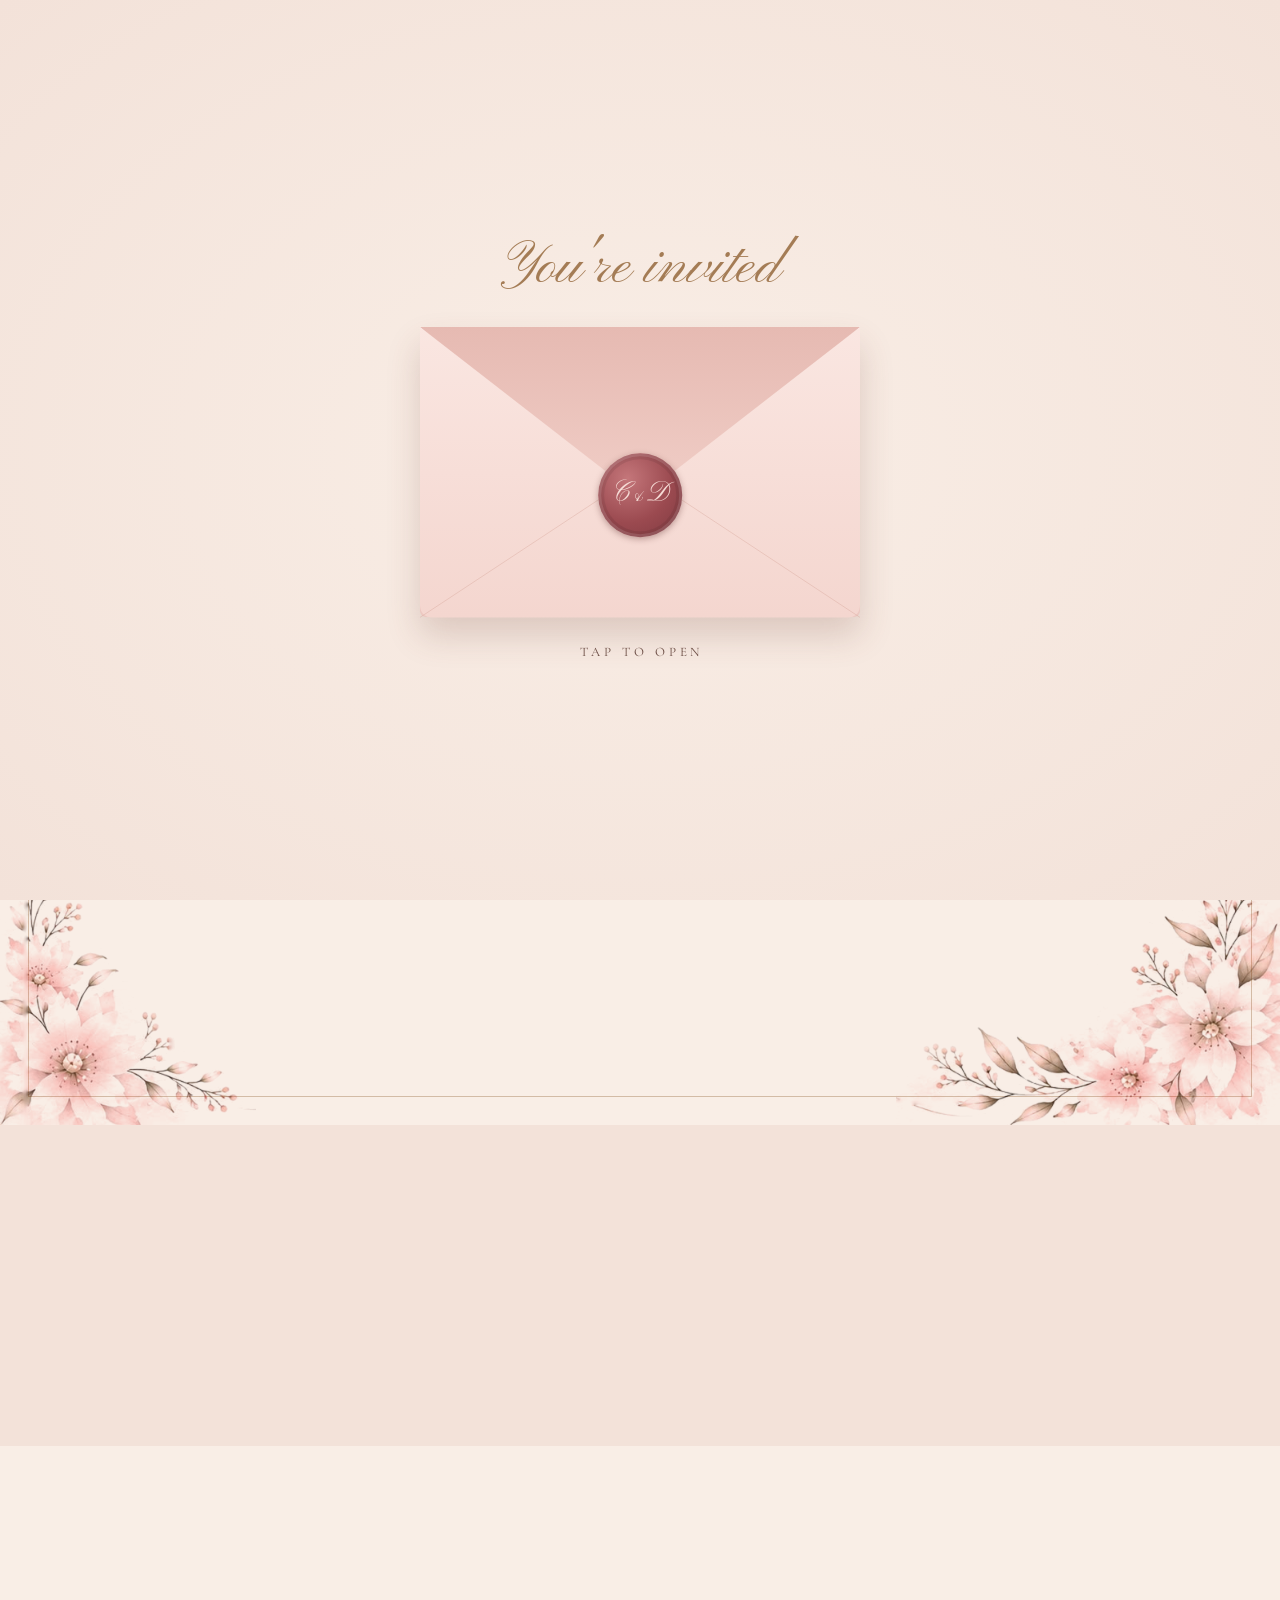
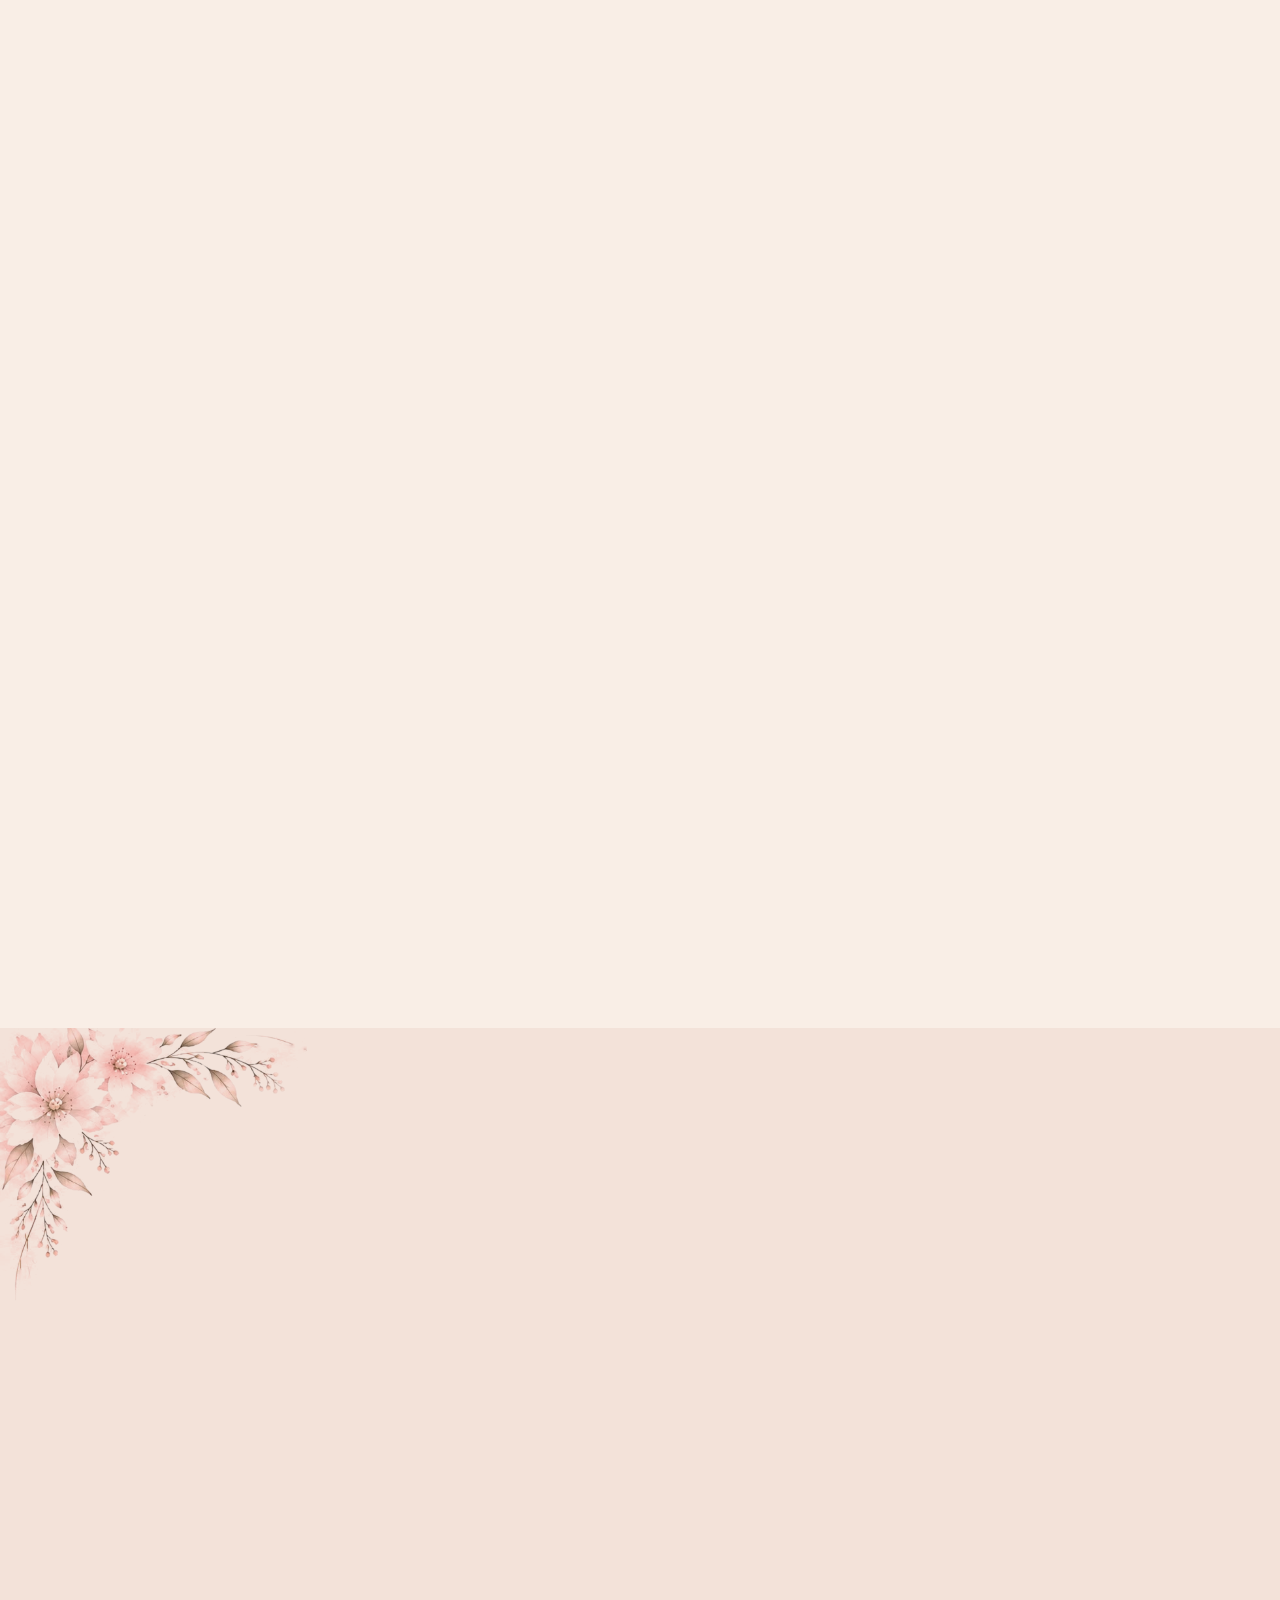
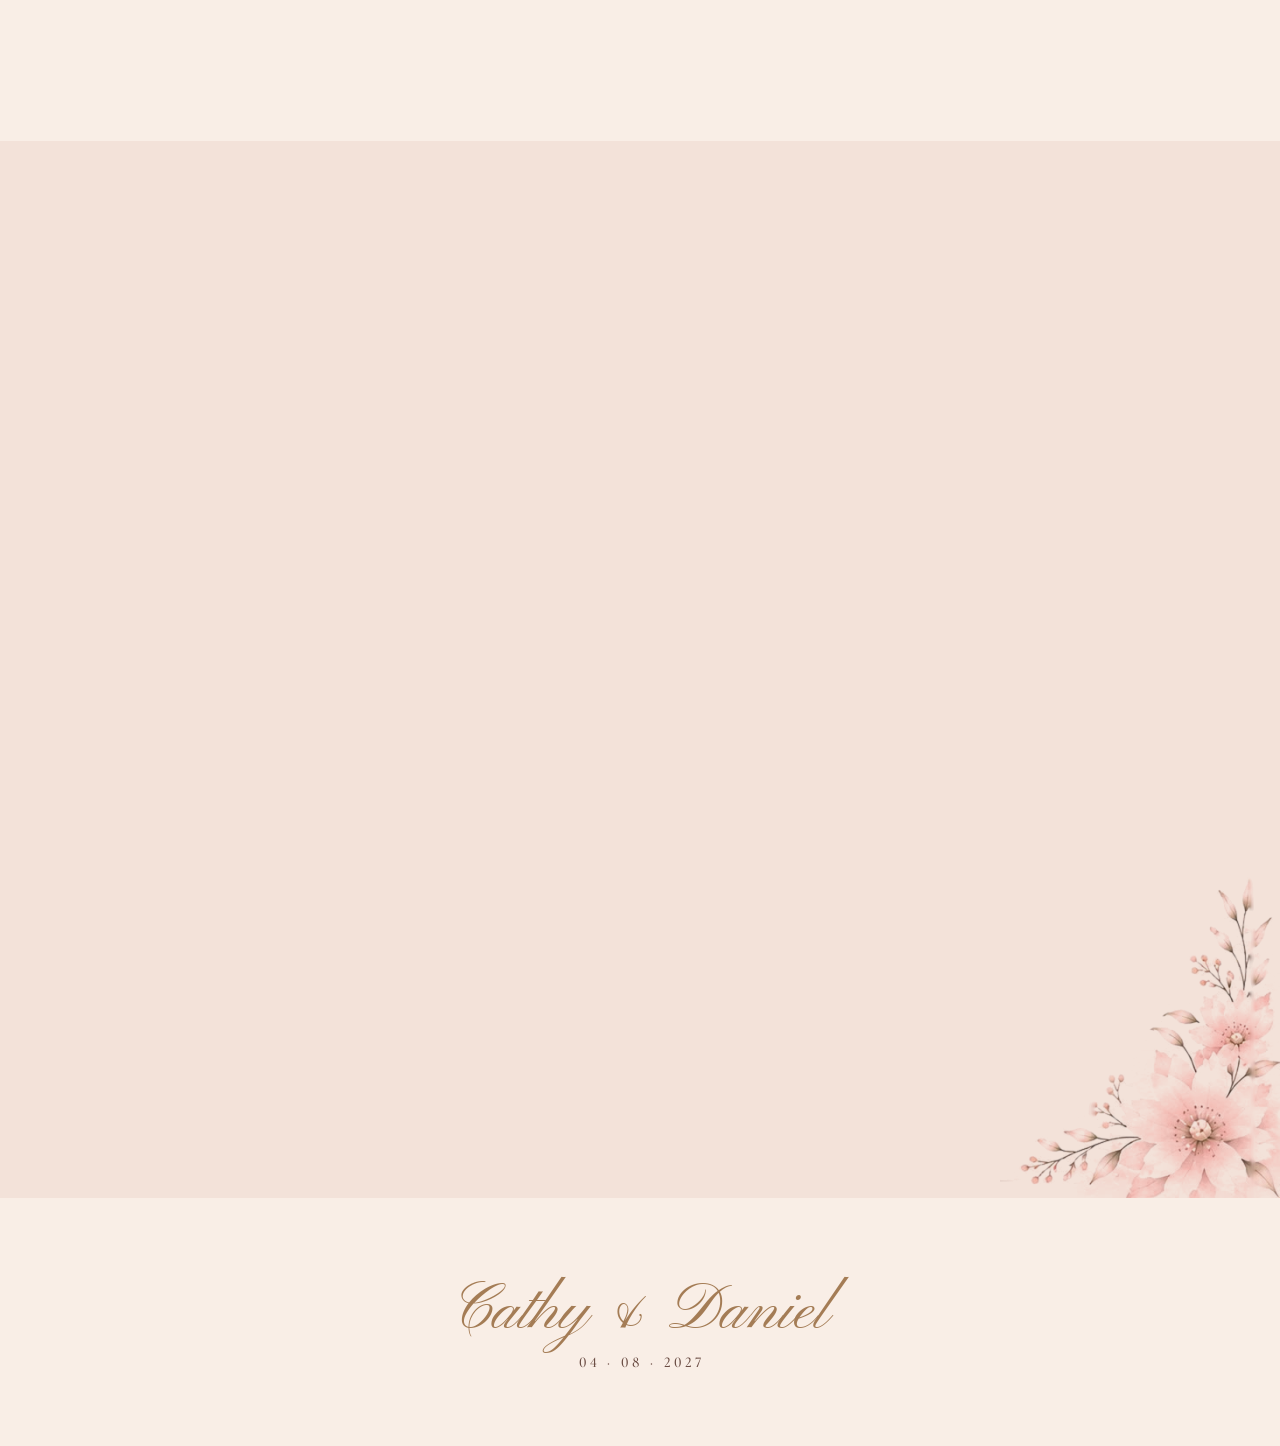
<file: index.html>
<!DOCTYPE html>
<html lang="en">
<head>
<meta charset="UTF-8">
<meta name="viewport" content="width=device-width, initial-scale=1, viewport-fit=cover">
<title>Cathy &amp; Daniel · 4 August 2027</title>
<meta name="description" content="Join us to celebrate the wedding of Cathy Lei Arcangel and Daniel Geoff Green on Wednesday 4 August 2027 at Surf Suites, URBNSURF Sydney.">
<!-- Keep the site out of search engines; guests reach it through the links you send -->
<meta name="robots" content="noindex, nofollow, noarchive">
<!-- Link previews (WhatsApp, Messenger, iMessage, Facebook). These need full web addresses. -->
<meta property="og:type" content="website">
<meta property="og:url" content="https://danielgreengit.github.io/Cathy-and-Daniel/">
<meta property="og:site_name" content="Cathy &amp; Daniel">
<meta property="og:title" content="Cathy &amp; Daniel are getting married">
<meta property="og:description" content="Wednesday, 4 August 2027 · Surf Suites, URBNSURF Sydney">
<meta property="og:image" content="https://danielgreengit.github.io/Cathy-and-Daniel/assets/share.jpg?v=2">
<meta property="og:image:secure_url" content="https://danielgreengit.github.io/Cathy-and-Daniel/assets/share.jpg?v=2">
<meta property="og:image:type" content="image/jpeg">
<meta property="og:image:width" content="1200">
<meta property="og:image:height" content="630">
<meta property="og:image:alt" content="Cathy Lei Arcangel and Daniel Geoff Green wedding invitation">
<meta name="twitter:card" content="summary_large_image">
<meta name="twitter:image" content="https://danielgreengit.github.io/Cathy-and-Daniel/assets/share.jpg?v=2">
<meta name="theme-color" content="#f9eee6">
<link rel="icon" href="assets/favicon.svg" type="image/svg+xml">
<link rel="preconnect" href="https://fonts.googleapis.com">
<link rel="preconnect" href="https://fonts.gstatic.com" crossorigin>
<link href="https://fonts.googleapis.com/css2?family=Cormorant+Garamond:ital,wght@0,400;0,500;0,600;1,400;1,500&family=Pinyon+Script&display=swap" rel="stylesheet">
<link rel="stylesheet" href="styles.css?v=11">
</head>
<body class="locked">

<!-- ============ ENVELOPE INTRO ============ -->
<div class="intro" id="intro" aria-label="Open your invitation">
  <p class="intro-greeting" id="greeting">You're invited</p>
  <button class="envelope" id="envelope" aria-label="Open the invitation">
    <span class="env-back"></span>
    <span class="env-card">
      <span class="script">Cathy &amp; Daniel</span>
      <span class="env-card-date">04 · 08 · 2027</span>
    </span>
    <svg class="env-pocket" viewBox="0 0 100 66" preserveAspectRatio="none" aria-hidden="true">
      <defs><linearGradient id="pk" x1="0" y1="0" x2="0" y2="1"><stop offset="0" stop-color="#fae6e1"/><stop offset="1" stop-color="#f4d6cf"/></linearGradient></defs>
      <path d="M0 0 L50 34.3 L100 0 L100 63 Q100 66 97 66 L3 66 Q0 66 0 63 Z" fill="url(#pk)"/>
      <path d="M0 0 L50 34.3 L100 0" fill="none" stroke="#fff" stroke-opacity=".7" stroke-width="1" vector-effect="non-scaling-stroke"/>
      <path d="M0 66 L44 37 M100 66 L56 37" fill="none" stroke="#d9aaa1" stroke-opacity=".45" stroke-width="1" vector-effect="non-scaling-stroke"/>
    </svg>
    <svg class="env-flap" viewBox="0 0 100 38.3" preserveAspectRatio="none" aria-hidden="true">
      <defs><linearGradient id="fl" x1="0" y1="0" x2="0" y2="1"><stop offset="0" stop-color="#e6bab2"/><stop offset="1" stop-color="#f0cdc6"/></linearGradient></defs>
      <path d="M0 0 L100 0 L52 37.3 Q50 38.3 48 37.3 Z" fill="url(#fl)"/>
    </svg>
    <span class="seal"><span>C<i>&amp;</i>D</span></span>
  </button>
  <p class="intro-hint">Tap to open</p>
</div>

<!-- ============ NAV ============ -->
<nav class="nav" id="nav">
  <a href="#top" class="nav-mono script">C &amp; D</a>
  <div class="nav-links">
    <a href="#details">Details</a>
    <a href="#entourage">Entourage</a>
    <a href="#attire">Attire</a>
    <a href="#rsvp" class="nav-rsvp">RSVP</a>
  </div>
</nav>

<main id="top">

  <!-- ============ HERO / INVITATION ============ -->
  <header class="hero">
    <img class="floral fl-tl" src="assets/floral-corner.png" alt="">
    <img class="floral fl-br" src="assets/floral-corner.png" alt="">
    <img class="floral fl-bl" src="assets/floral-low.png" alt="">

    <div class="hero-inner">
      <p class="caps small reveal">With the grace of God<br>and the blessing of our parents</p>
      <p class="parents reveal">Emmanuel and Juana Arcangel<br>Rodney and Debbie Green</p>

      <div class="divider reveal"><span></span></div>

      <p class="caps small reveal">Together with our families</p>
      <h1 class="couple reveal">
        <span class="name">Cathy Lei Arcangel</span>
        <span class="and"><span class="script">and</span></span>
        <span class="name">Daniel Geoff Green</span>
      </h1>
      <p class="caps small reveal">Joyfully invite you to celebrate <span class="nw">our wedding</span></p>

      <div class="divider reveal"><span></span></div>

      <p class="date reveal">Wednesday, 4 August 2027<br>4:00 pm</p>
      <p class="script venue-script reveal">Surf Suites</p>
      <p class="caps small reveal">URBNSURF Sydney<br>Sydney Olympic Park</p>

      <a href="#rsvp" class="btn reveal">RSVP</a>
    </div>

  </header>

  <!-- ============ COUNTDOWN ============ -->
  <section class="countdown" id="countdown">
    <p class="script section-script reveal">Counting down</p>
    <div class="timer reveal" id="timer" aria-live="off">
      <div><b id="cd-days">--</b><span>Days</span></div>
      <div><b id="cd-hours">--</b><span>Hours</span></div>
      <div><b id="cd-mins">--</b><span>Minutes</span></div>
      <div><b id="cd-secs">--</b><span>Seconds</span></div>
    </div>
  </section>

  <!-- ============ DETAILS ============ -->
  <section class="section" id="details">
    <h2 class="script section-title reveal">The Details</h2>
    <div class="divider reveal"><span></span></div>

    <div class="detail-grid">
      <article class="card reveal">
        <p class="eyebrow">When</p>
        <p class="card-big">Wednesday<br>4 August 2027</p>
        <p class="card-text">Ceremony begins at 4:00 pm</p>
        <div class="card-actions">
          <a class="btn btn-ghost" id="gcal" target="_blank" rel="noopener">Google Calendar</a>
          <a class="btn btn-ghost" href="assets/wedding.ics">Apple / Outlook</a>
        </div>
      </article>

      <article class="card reveal">
        <p class="eyebrow">Where</p>
        <p class="card-big">Surf Suites</p>
        <p class="card-text">URBNSURF Sydney<br>Sydney Olympic Park, NSW</p>
        <div class="card-actions">
          <a class="btn btn-ghost" target="_blank" rel="noopener"
             href="https://www.google.com/maps/search/?api=1&query=URBNSURF+Sydney+Sydney+Olympic+Park">Get directions</a>
        </div>
      </article>
    </div>

    <div class="map reveal">
      <iframe title="Map to URBNSURF Sydney" loading="lazy" referrerpolicy="no-referrer-when-downgrade"
        src="https://maps.google.com/maps?q=URBNSURF%20Sydney%2C%20Sydney%20Olympic%20Park&z=15&output=embed"></iframe>
    </div>
  </section>

  <!-- ============ ENTOURAGE ============ -->
  <section class="section section-tint" id="entourage">
    <img class="floral fl-sec-tl" src="assets/floral-corner.png" alt="">
    <h2 class="script section-title reveal">Wedding Entourage</h2>
    <div class="divider reveal"><span></span></div>

    <div class="ent-block reveal">
      <h3 class="heading">Witnesses</h3>
      <p class="desc">to stand with us and bear witness to our exchange of vows</p>
      <p class="names">Reggie and Ana Mercado<br>Pete and Janene Rox</p>
    </div>

    <div class="ent-block reveal">
      <p class="desc">to stand beside us throughout our wedding ceremony</p>
      <div class="split">
        <div><h4 class="sub">Best Man</h4><p class="names">Adam Cooper</p></div>
        <div><h4 class="sub">Maid of Honour</h4><p class="names">Jane Zamar</p></div>
      </div>
    </div>

    <div class="ent-block reveal">
      <h3 class="heading">Ceremonial Traditions</h3>
      <p class="desc intro-desc">Honouring cherished Filipino wedding traditions that celebrate unity, love, commitment and the joining of two families</p>
      <div class="rites">
        <div class="rite">
          <h4 class="sub">The Veil</h4>
          <p class="desc">to clothe us in unity, comfort and the loving protection of our marriage</p>
          <p class="names sm">Paul Zamar and Richelle Zamora</p>
        </div>
        <div class="rite">
          <h4 class="sub">The Cord</h4>
          <p class="desc">to bind us together in everlasting love and fidelity</p>
          <p class="names sm">Luke Evangelista and Mara Angoluan</p>
        </div>
        <div class="rite">
          <h4 class="sub">The Candle</h4>
          <p class="desc">to light our path as one family and guide us on our journey together</p>
          <p class="names sm">Rebecca Green</p>
        </div>
      </div>
    </div>

    <div class="ent-block reveal">
      <div class="split">
        <div class="has-motif"><svg class="motif" viewBox="0 0 100 100" aria-hidden="true"><g fill="none" stroke="#a47c55" stroke-width="1.6" stroke-linejoin="round"><circle cx="39" cy="58" r="23"/><circle cx="61" cy="52" r="23"/><path d="M61 29 L55.5 22.5 L58 18 L64 18 L66.5 22.5 Z M55.5 22.5 L66.5 22.5 M61 29 L58 22.5 L61 18 L64 22.5 Z"/></g></svg><h4 class="sub">Ring Bearer</h4><p class="names sm">Nathan Zamar</p></div>
        <div class="has-motif"><svg class="motif" viewBox="0 0 100 100" aria-hidden="true"><g fill="none" stroke="#b05f63" stroke-width="1.4" stroke-linejoin="round"><path transform="rotate(0 50 50)" d="M50 46 C40 35 41 18 50 11 C59 18 60 35 50 46Z"/><path transform="rotate(72 50 50)" d="M50 46 C40 35 41 18 50 11 C59 18 60 35 50 46Z"/><path transform="rotate(144 50 50)" d="M50 46 C40 35 41 18 50 11 C59 18 60 35 50 46Z"/><path transform="rotate(216 50 50)" d="M50 46 C40 35 41 18 50 11 C59 18 60 35 50 46Z"/><path transform="rotate(288 50 50)" d="M50 46 C40 35 41 18 50 11 C59 18 60 35 50 46Z"/><circle cx="50" cy="50" r="4.5"/><path transform="rotate(-35 13 82)" d="M13 88 C8 83 9 76 13 72 C17 76 18 83 13 88Z"/><path transform="rotate(40 88 18)" d="M88 23 C84 19 85 13 88 10 C91 13 92 19 88 23Z"/></g></svg><h4 class="sub">Flower Girls</h4><p class="names sm">Elisha and <span class="nw">Lois Zamar</span></p></div>
      </div>
    </div>
  </section>

  <!-- ============ ATTIRE ============ -->
  <section class="section attire" id="attire">
    <h2 class="script section-title reveal">Attire</h2>
    <div class="divider reveal"><span></span></div>
    <figure class="attire-art reveal">
      <img src="assets/couple.png?v=11" width="688" height="756" alt="Line drawing of a groom in a tuxedo and a bride in a flowing gown, framed by laurel sprigs">
      <figcaption>
        <p class="card-big">Formal</p>
        <p class="card-text">Please join us dressed in your best formal attire.</p>
      </figcaption>
    </figure>
  </section>

  <!-- ============ RSVP ============ -->
  <section class="section section-tint" id="rsvp">
    <img class="floral fl-sec-br" src="assets/floral-low.png" alt="">
    <h2 class="script section-title reveal">Kindly Reply</h2>
    <div class="divider reveal"><span></span></div>
    <p class="caps small reveal" id="rsvp-deadline">Please respond by 30 June 2027</p>

    <form class="rsvp reveal" id="rsvp-form" novalidate>
      <p class="rsvp-hello" id="rsvp-hello" hidden></p>

      <label class="field">
        <span>Your name<span class="req">*</span></span>
        <input type="text" name="name" id="f-name" autocomplete="name" required>
      </label>

      <fieldset class="choice">
        <legend>Will you be joining us?<span class="req">*</span></legend>
        <label class="choice-card">
          <input type="radio" name="attending" value="Yes" required>
          <span><b>Joyfully accepts</b><small>I'll be there</small></span>
        </label>
        <label class="choice-card">
          <input type="radio" name="attending" value="No">
          <span><b>Regretfully declines</b><small>Celebrating from afar</small></span>
        </label>
      </fieldset>

      <div class="if-yes" id="if-yes" hidden>
        <label class="field">
          <span>How many in your party, including you?</span>
          <select name="guests" id="f-guests"></select>
          <small class="hint" id="seats-hint"></small>
        </label>
        <label class="field" id="names-field" hidden>
          <span>Names of your guests</span>
          <input type="text" name="guestNames" placeholder="e.g. Maria Santos, Jose Santos">
        </label>
        <label class="field">
          <span>Dietary requirements or allergies</span>
          <textarea name="dietary" rows="2" placeholder="Vegetarian, gluten-free, nut allergy… (leave blank if none)"></textarea>
        </label>
      </div>

      <label class="field">
        <span>Email <small>(optional, for any updates)</small></span>
        <input type="email" name="email" autocomplete="email">
      </label>

      <label class="field">
        <span>A note for the couple <small>(optional)</small></span>
        <textarea name="message" rows="3"></textarea>
      </label>

      <input type="hidden" name="invite" id="f-invite">
      <!-- spam trap: real people never see or fill this -->
      <input type="text" name="website" class="hp" tabindex="-1" autocomplete="off" aria-hidden="true">

      <p class="form-error" id="form-error" role="alert" hidden></p>
      <button type="submit" class="btn btn-solid" id="submit">Send RSVP</button>
    </form>

    <div class="thanks" id="thanks" hidden>
      <p class="script thanks-title" id="thanks-title">Thank you</p>
      <p class="card-text" id="thanks-text"></p>
      <button class="link-btn" id="again" type="button">Need to change something? Reply again</button>
    </div>
  </section>

  <footer class="footer">
    <p class="script footer-names">Cathy &amp; Daniel</p>
    <p class="caps small">04 · 08 · 2027</p>
  </footer>
</main>

<script src="app.js?v=7"></script>
</body>
</html>
</file>
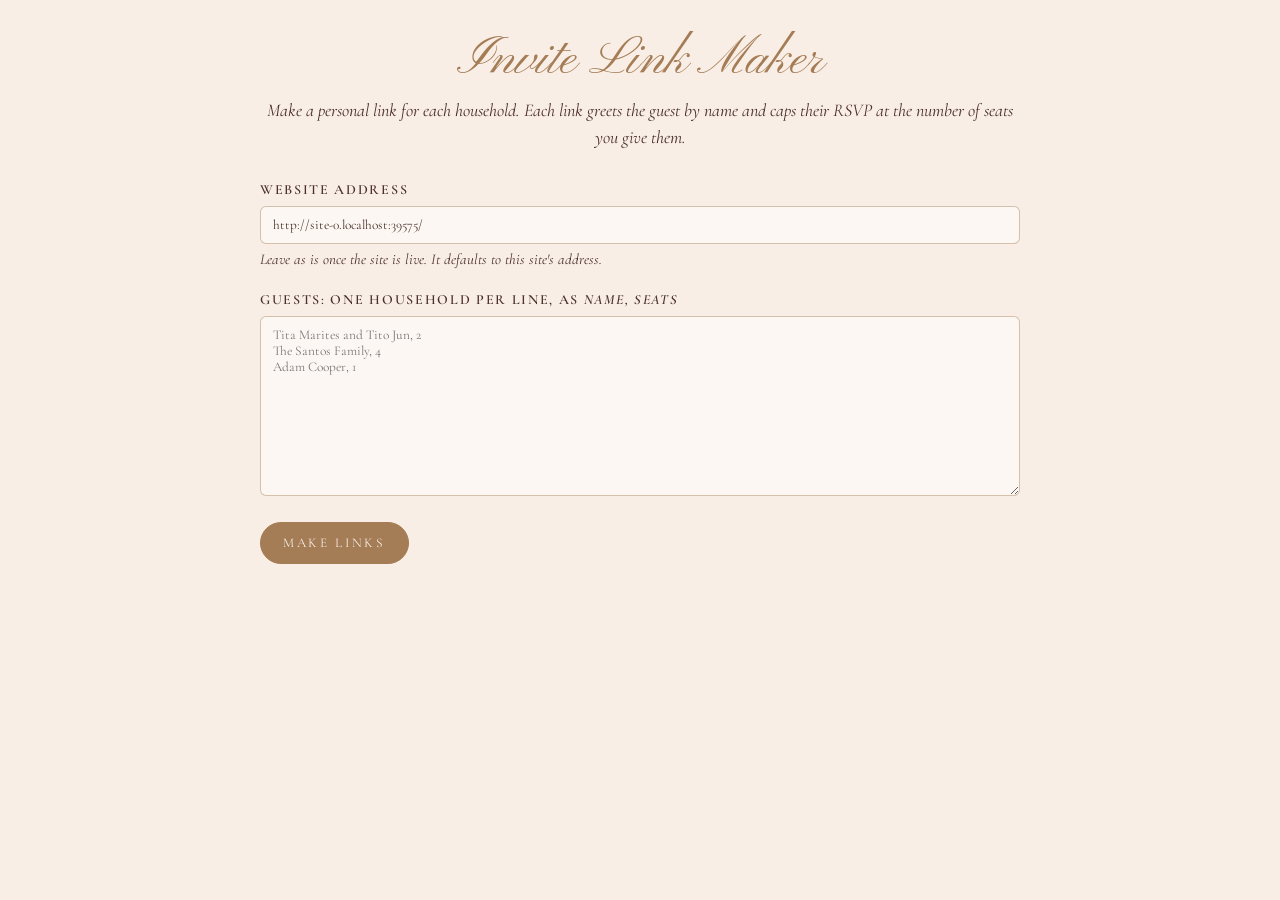
<file: links.html>
<!DOCTYPE html>
<html lang="en">
<head>
<meta charset="UTF-8">
<meta name="viewport" content="width=device-width, initial-scale=1">
<meta name="robots" content="noindex, nofollow">
<title>Invite Link Maker</title>
<link href="https://fonts.googleapis.com/css2?family=Cormorant+Garamond:wght@400;500;600&family=Pinyon+Script&display=swap" rel="stylesheet">
<style>
  :root { --paper: #f9eee6; --ink: #4a3029; --gold: #a47c55; --rose: #b05f63; --line: rgba(164,124,85,.45); }
  * { box-sizing: border-box; }
  body { margin: 0; background: var(--paper); color: var(--ink); font: 18px/1.5 "Cormorant Garamond", Georgia, serif; padding: 32px 16px 64px; }
  main { max-width: 760px; margin: 0 auto; }
  h1 { font: 400 52px/1.1 "Pinyon Script", cursive; color: var(--gold); text-align: center; margin: 0 0 8px; }
  p.lead { text-align: center; font-style: italic; margin: 0 0 28px; }
  label { display: block; font-weight: 600; font-size: 14px; letter-spacing: .12em; text-transform: uppercase; margin: 18px 0 6px; }
  input, textarea { width: 100%; font: 17px/1.4 inherit; font-family: inherit; color: inherit; padding: 10px 12px; border: 1px solid var(--line); border-radius: 6px; background: #fff8; }
  textarea { min-height: 180px; }
  small { display: block; font-style: italic; margin-top: 4px; }
  button { font: 600 13px/1 inherit; font-family: inherit; letter-spacing: .2em; text-transform: uppercase; padding: 12px 22px; border-radius: 999px; border: 1px solid var(--gold); background: var(--gold); color: var(--paper); cursor: pointer; }
  button.ghost { background: transparent; color: var(--gold); padding: 8px 14px; }
  .bar { display: flex; gap: 10px; flex-wrap: wrap; margin-top: 18px; }
  table { width: 100%; border-collapse: collapse; margin-top: 26px; font-size: 16px; }
  th, td { text-align: left; padding: 10px 6px; border-bottom: 1px solid var(--line); vertical-align: middle; }
  td.url { word-break: break-all; font-size: 14px; color: #6a4c43; }
  th { font-size: 13px; letter-spacing: .14em; text-transform: uppercase; color: var(--rose); }
</style>
</head>
<body>
<main>
  <h1>Invite Link Maker</h1>
  <p class="lead">Make a personal link for each household. Each link greets the guest by name and caps their RSVP at the number of seats you give them.</p>

  <label for="base">Website address</label>
  <input id="base" type="url">
  <small>Leave as is once the site is live. It defaults to this site's address.</small>

  <label for="list">Guests: one household per line, as <em>Name, seats</em></label>
  <textarea id="list" placeholder="Tita Marites and Tito Jun, 2&#10;The Santos Family, 4&#10;Adam Cooper, 1"></textarea>

  <div class="bar">
    <button id="make">Make links</button>
    <button id="csv" class="ghost" hidden>Download as spreadsheet (CSV)</button>
  </div>

  <table id="out" hidden>
    <thead><tr><th>Guest</th><th>Seats</th><th>Link</th><th></th></tr></thead>
    <tbody></tbody>
  </table>
</main>
<script>
  const base = document.getElementById('base');
  base.value = location.href.replace(/links\.html.*$/, '');
  const enc = (o) => btoa(unescape(encodeURIComponent(JSON.stringify(o)))).replace(/\+/g, '-').replace(/\//g, '_').replace(/=+$/, '');
  let rows = [];
  document.getElementById('make').onclick = () => {
    const b = base.value.trim().replace(/\/?$/, '/');
    rows = document.getElementById('list').value.split('\n').map((l) => l.trim()).filter(Boolean).map((l) => {
      const m = l.match(/^(.*?)(?:\s*,\s*(\d+))?$/);
      const name = m[1].trim(), seats = Math.min(12, Math.max(1, parseInt(m[2] || '2', 10)));
      return { name, seats, url: b + '?i=' + enc({ n: name, s: seats }) };
    });
    const tb = document.querySelector('#out tbody'); tb.innerHTML = '';
    rows.forEach((r) => {
      const tr = document.createElement('tr');
      tr.innerHTML = '<td></td><td></td><td class="url"></td><td><button class="ghost">Copy</button></td>';
      tr.children[0].textContent = r.name; tr.children[1].textContent = r.seats; tr.children[2].textContent = r.url;
      tr.querySelector('button').onclick = (e) => { navigator.clipboard.writeText(r.url); e.target.textContent = 'Copied'; };
      tb.appendChild(tr);
    });
    document.getElementById('out').hidden = !rows.length;
    document.getElementById('csv').hidden = !rows.length;
  };
  document.getElementById('csv').onclick = () => {
    const q = (s) => '"' + String(s).replace(/"/g, '""') + '"';
    const csv = 'Guest,Seats,Link\n' + rows.map((r) => [q(r.name), r.seats, q(r.url)].join(',')).join('\n');
    const a = document.createElement('a');
    a.href = URL.createObjectURL(new Blob([csv], { type: 'text/csv' }));
    a.download = 'invite-links.csv'; a.click();
  };
</script>
</body>
</html>
</file>
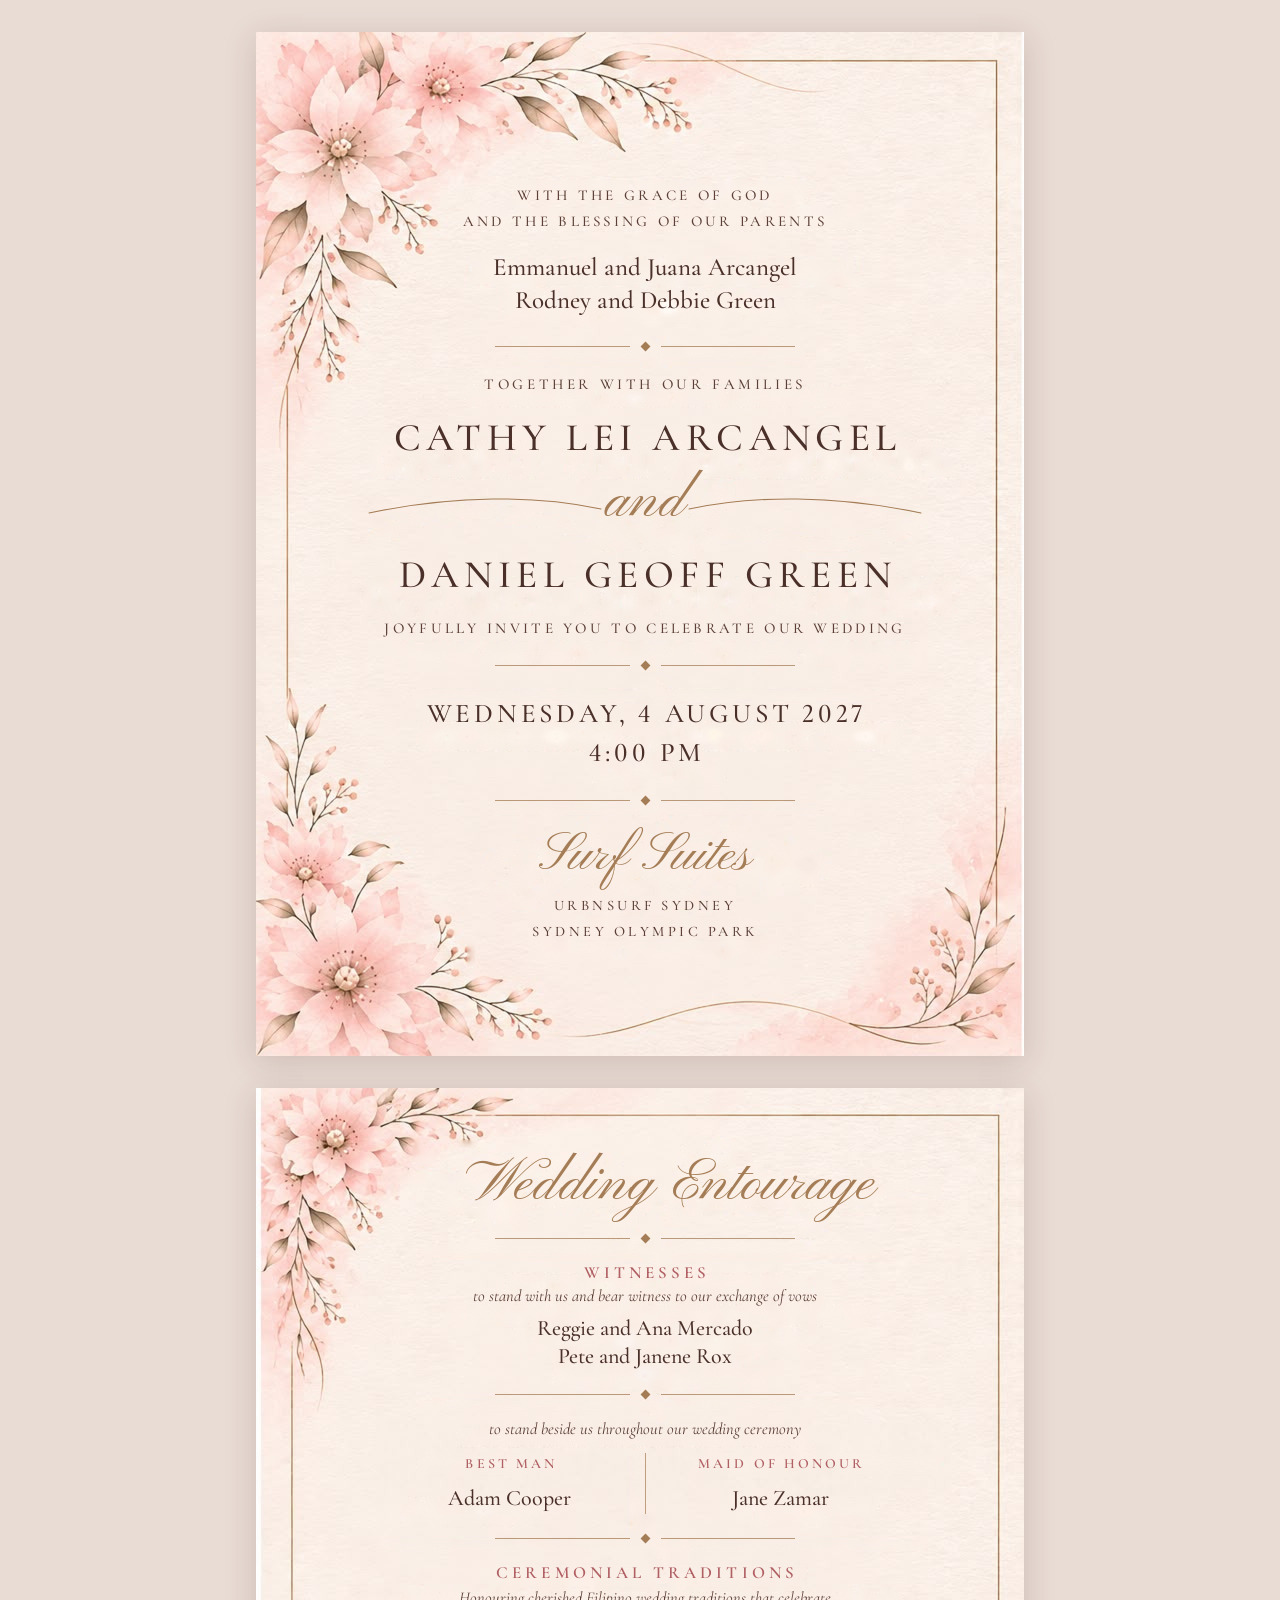
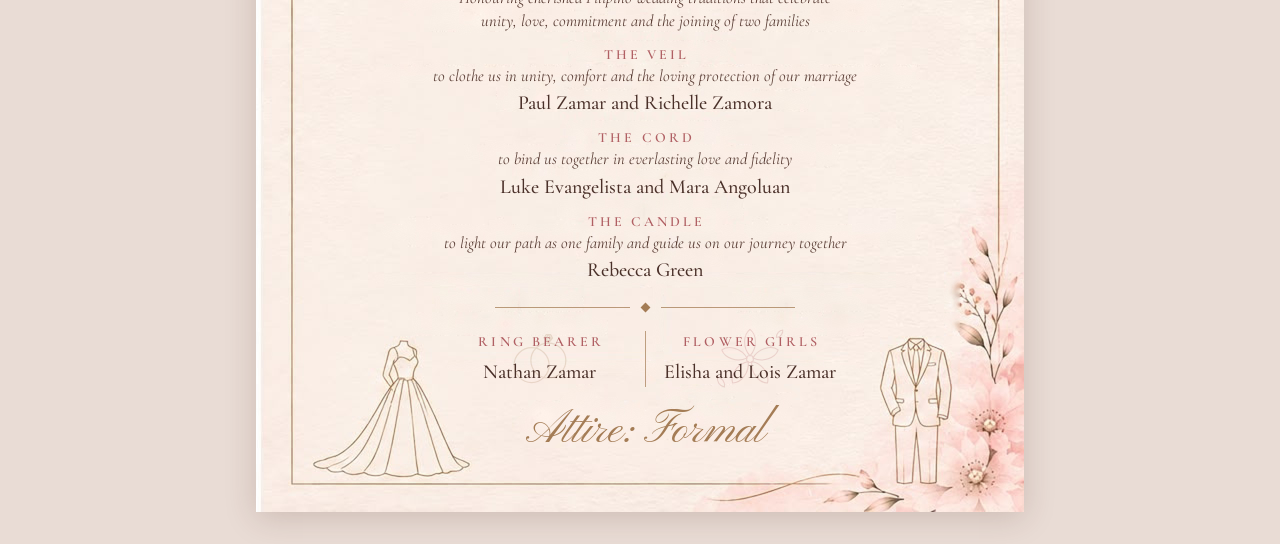
<file: print/invitation.html>
<!DOCTYPE html>
<html lang="en">
<head>
<meta charset="UTF-8">
<meta name="viewport" content="width=device-width, initial-scale=1.0">
<title>Cathy &amp; Daniel</title>
<link rel="preconnect" href="https://fonts.googleapis.com">
<link rel="preconnect" href="https://fonts.gstatic.com" crossorigin>
<link href="https://fonts.googleapis.com/css2?family=Cormorant+Garamond:ital,wght@0,400;0,500;0,600;1,400;1,500&family=Pinyon+Script&display=swap" rel="stylesheet">
<style>
  :root {
    --ink: #4a3029;
    --ink-soft: #5c4038;
    --gold: #a47c55;
    --rose: #b05f63;
  }
  @page { size: 6in 8in; margin: 0; }
  * { box-sizing: border-box; margin: 0; padding: 0; }
  html, body { background: #e9dcd5; }
  body {
    font-family: "Cormorant Garamond", Georgia, serif;
    color: var(--ink);
    font-variant-numeric: lining-nums;
    display: flex; flex-direction: column; align-items: center;
    gap: 32px; padding: 32px 0;
    -webkit-print-color-adjust: exact; print-color-adjust: exact;
  }
  .page {
    position: relative;
    width: 768px; height: 1024px;
    background-size: 100% 100%;
    box-shadow: 0 6px 30px rgba(80, 40, 30, .18);
    overflow: hidden;
  }
  .invite  { background-image: url("inv-bg.jpg"); }
  .entourage { background-image: url("ent-bg.jpg"); }
  .content {
    position: absolute;
    display: flex; flex-direction: column; align-items: center;
    text-align: center;
  }

  /* shared pieces */
  .caps { text-transform: uppercase; letter-spacing: .2em; }
  .script { font-family: "Pinyon Script", cursive; font-weight: 400; color: var(--gold); line-height: 1; }
  .divider {
    display: flex; align-items: center; justify-content: center; gap: 12px;
    width: 300px;
  }
  .divider::before, .divider::after {
    content: ""; flex: 1; height: 1px; background: var(--gold); opacity: .75;
  }
  .divider span {
    width: 7px; height: 7px; background: var(--gold);
    transform: rotate(45deg); flex: none;
  }

  /* ---------- PAGE 1 : INVITATION ---------- */
  .invite .content { left: 70px; right: 60px; top: 150px; bottom: 112px; justify-content: space-between; }
  .blessing { font-weight: 500; font-size: 15px; line-height: 1.75; color: var(--ink-soft); letter-spacing: .22em; }
  .parents { font-size: 25px; font-weight: 500; line-height: 1.35; margin-top: 16px; }
  .together { font-weight: 500; font-size: 15px; letter-spacing: .24em; color: var(--ink-soft); }
  .name { font-size: 39px; font-weight: 500; letter-spacing: .14em; line-height: 1; padding-left: .14em; }
  .amp {
    position: relative; width: 560px; height: 76px; margin: 10px 0 12px;
    display: flex; align-items: center; justify-content: center;
  }
  .amp svg { position: absolute; inset: 0; }
  .amp .script { position: relative; font-size: 58px; padding: 0 14px; margin-top: -6px; }
  .invite-line { font-weight: 500; font-size: 15px; letter-spacing: .22em; color: var(--ink-soft); }
  .date { font-size: 27px; font-weight: 500; letter-spacing: .14em; line-height: 1.45; padding-left: .14em; }
  .venue .script { font-size: 54px; }
  .venue .caps { font-weight: 500; font-size: 14.5px; letter-spacing: .24em; line-height: 1.75; margin-top: 10px; color: var(--ink-soft); }
  .group { display: flex; flex-direction: column; align-items: center; }

  /* ---------- PAGE 2 : ENTOURAGE ---------- */
  .entourage .content { left: 95px; right: 85px; top: 62px; bottom: 50px; justify-content: space-between; }
  .title { font-size: 58px; margin: 6px 0 0 50px; }
  .heading { font-size: 17px; font-weight: 600; letter-spacing: .24em; color: var(--rose); padding-left: .24em; }
  .sub { font-size: 14px; font-weight: 600; letter-spacing: .22em; color: var(--rose); padding-left: .22em; }
  .desc { text-wrap: balance; font-style: italic; font-size: 16.5px; color: var(--ink-soft); line-height: 1.3; margin-top: 3px; }
  .names { font-size: 22px; font-weight: 500; line-height: 1.3; margin-top: 6px; }
  .names.sm { font-size: 20px; margin-top: 3px; }
  .intro { text-wrap: balance; font-style: italic; font-size: 16.5px; color: var(--ink-soft); line-height: 1.35; max-width: 500px; margin-top: 4px; }
  .split { display: grid; grid-template-columns: 1fr 1px 1fr; width: 540px; align-items: stretch; }
  .split .rule { background: var(--gold); opacity: .7; }
  .split .col { display: flex; flex-direction: column; align-items: center; gap: 6px; padding: 2px 0; }
  .rites { display: flex; flex-direction: column; align-items: center; gap: 13px; margin-top: 14px; }
  .has-motif { position: relative; isolation: isolate; }
  .motif { position: absolute; z-index: -1; left: 50%; top: 50%; width: 76px; height: 76px; transform: translate(-50%, -50%); opacity: .2; pointer-events: none; }
  .attire { font-size: 46px; margin-bottom: 8px; }

  @media print {
    html, body { background: none; }
    body { padding: 0; gap: 0; display: block; }
    .page { box-shadow: none; break-after: page; zoom: .75; }
  }
</style>
</head>
<body>

<!-- ================= PAGE 1 ================= -->
<section class="page invite">
  <div class="content">

    <div class="group">
      <p class="blessing caps">With the grace of God<br>and the blessing of our parents</p>
      <p class="parents">Emmanuel and Juana Arcangel<br>Rodney and Debbie Green</p>
    </div>

    <div class="divider"><span></span></div>

    <p class="together caps">Together with our families</p>

    <div class="group">
      <p class="name caps">Cathy Lei Arcangel</p>
      <div class="amp">
        <svg viewBox="0 0 560 76" preserveAspectRatio="none" aria-hidden="true">
          <path d="M4 46 C 90 28, 170 28, 236 42" fill="none" stroke="#a47c55" stroke-width="1.1" stroke-linecap="round"/>
          <path d="M324 42 C 390 28, 470 28, 556 46" fill="none" stroke="#a47c55" stroke-width="1.1" stroke-linecap="round"/>
        </svg>
        <span class="script">and</span>
      </div>
      <p class="name caps">Daniel Geoff Green</p>
    </div>

    <p class="invite-line caps">Joyfully invite you to celebrate our wedding</p>

    <div class="divider"><span></span></div>

    <p class="date caps">Wednesday, 4 August 2027<br>4:00 pm</p>

    <div class="divider"><span></span></div>

    <div class="group venue">
      <p class="script">Surf Suites</p>
      <p class="caps">URBNSURF Sydney<br>Sydney Olympic Park</p>
    </div>

  </div>
</section>

<!-- ================= PAGE 2 ================= -->
<section class="page entourage">
  <div class="content">

    <p class="script title">Wedding Entourage</p>

    <div class="divider"><span></span></div>

    <div class="group">
      <p class="heading caps">Witnesses</p>
      <p class="desc">to stand with us and bear witness to our exchange of vows</p>
      <p class="names">Reggie and Ana Mercado<br>Pete and Janene Rox</p>
    </div>

    <div class="divider"><span></span></div>

    <div class="group">
      <p class="desc" style="margin:0 0 12px">to stand beside us throughout our wedding ceremony</p>
      <div class="split">
        <div class="col"><p class="sub caps">Best Man</p><p class="names">Adam Cooper</p></div>
        <div class="rule"></div>
        <div class="col"><p class="sub caps">Maid of Honour</p><p class="names">Jane Zamar</p></div>
      </div>
    </div>

    <div class="divider"><span></span></div>

    <div class="group">
      <p class="heading caps">Ceremonial Traditions</p>
      <p class="intro">Honouring cherished Filipino wedding traditions that celebrate unity, love, commitment and the joining of two families</p>
      <div class="rites">
        <div class="group">
          <p class="sub caps">The Veil</p>
          <p class="desc">to clothe us in unity, comfort and the loving protection of our marriage</p>
          <p class="names sm">Paul Zamar and Richelle Zamora</p>
        </div>
        <div class="group">
          <p class="sub caps">The Cord</p>
          <p class="desc">to bind us together in everlasting love and fidelity</p>
          <p class="names sm">Luke Evangelista and Mara Angoluan</p>
        </div>
        <div class="group">
          <p class="sub caps">The Candle</p>
          <p class="desc">to light our path as one family and guide us on our journey together</p>
          <p class="names sm">Rebecca Green</p>
        </div>
      </div>
    </div>

    <div class="divider"><span></span></div>

    <div class="split" style="width:420px">
      <div class="col has-motif"><svg class="motif" viewBox="0 0 100 100" aria-hidden="true"><g fill="none" stroke="#a47c55" stroke-width="1.6" stroke-linejoin="round"><circle cx="39" cy="58" r="23"/><circle cx="61" cy="52" r="23"/><path d="M61 29 L55.5 22.5 L58 18 L64 18 L66.5 22.5 Z M55.5 22.5 L66.5 22.5 M61 29 L58 22.5 L61 18 L64 22.5 Z"/></g></svg><p class="sub caps">Ring Bearer</p><p class="names sm">Nathan Zamar</p></div>
      <div class="rule"></div>
      <div class="col has-motif"><svg class="motif" viewBox="0 0 100 100" aria-hidden="true"><g fill="none" stroke="#b05f63" stroke-width="1.4" stroke-linejoin="round"><path transform="rotate(0 50 50)" d="M50 46 C40 35 41 18 50 11 C59 18 60 35 50 46Z"/><path transform="rotate(72 50 50)" d="M50 46 C40 35 41 18 50 11 C59 18 60 35 50 46Z"/><path transform="rotate(144 50 50)" d="M50 46 C40 35 41 18 50 11 C59 18 60 35 50 46Z"/><path transform="rotate(216 50 50)" d="M50 46 C40 35 41 18 50 11 C59 18 60 35 50 46Z"/><path transform="rotate(288 50 50)" d="M50 46 C40 35 41 18 50 11 C59 18 60 35 50 46Z"/><circle cx="50" cy="50" r="4.5"/><path transform="rotate(-35 13 82)" d="M13 88 C8 83 9 76 13 72 C17 76 18 83 13 88Z"/><path transform="rotate(40 88 18)" d="M88 23 C84 19 85 13 88 10 C91 13 92 19 88 23Z"/></g></svg><p class="sub caps">Flower Girls</p><p class="names sm">Elisha and Lois Zamar</p></div>
    </div>

    <p class="script attire">Attire: Formal</p>

  </div>
</section>

</body>
</html>
</file>
<file: styles.css>
:root {
  --paper: #f9eee6;        /* matches the watercolour artwork's paper exactly */
  --paper-deep: #f3e2d9;
  --blush: #efd3cc;
  --ink: #4a3029;
  --ink-soft: #6a4c43;
  --gold: #a47c55;
  --gold-soft: rgba(164, 124, 85, .45);
  --rose: #b05f63;
  --rose-deep: #93464c;
  --serif: "Cormorant Garamond", Georgia, "Times New Roman", serif;
  --script: "Pinyon Script", "Snell Roundhand", cursive;
  --gutter: clamp(16px, 5vw, 48px);
}

* { box-sizing: border-box; margin: 0; padding: 0; }
html { scroll-behavior: smooth; -webkit-text-size-adjust: 100%; }
body {
  background: var(--paper);
  color: var(--ink);
  font-family: var(--serif);
  font-size: 18px;
  line-height: 1.5;
  font-variant-numeric: lining-nums;
  overflow-x: hidden;
}
body.locked { overflow: hidden; height: 100svh; }
img { max-width: 100%; display: block; }
a { color: inherit; }

/* ---------- shared type ---------- */
.script { font-family: var(--script); font-weight: 400; color: var(--gold); line-height: 1.1; }
.caps { text-transform: uppercase; letter-spacing: .22em; font-weight: 500; }
.small { text-wrap: balance; font-size: clamp(12.5px, 3.3vw, 15px); color: var(--ink-soft); line-height: 1.8; }
.divider { display: flex; align-items: center; gap: 12px; width: min(300px, 70%); margin: 28px auto; }
.divider::before, .divider::after { content: ""; flex: 1; height: 1px; background: var(--gold); opacity: .7; }
.divider span { width: 7px; height: 7px; background: var(--gold); transform: rotate(45deg); }

.btn {
  display: inline-block; margin-top: 34px; padding: 13px 38px;
  font: 600 14px/1 var(--serif); letter-spacing: .28em; text-transform: uppercase; text-decoration: none;
  color: var(--paper); background: var(--gold); border: 1px solid var(--gold); border-radius: 999px;
  cursor: pointer; transition: background .25s, color .25s, transform .25s;
}
.btn:hover { background: var(--rose-deep); border-color: var(--rose-deep); transform: translateY(-1px); }
.btn-ghost { background: transparent; color: var(--gold); margin-top: 0; padding: 11px 20px; font-size: 12.5px; letter-spacing: .2em; }
.btn-ghost:hover { color: var(--paper); }
.btn-solid { width: 100%; margin-top: 10px; }
.btn:focus-visible, input:focus-visible, select:focus-visible, textarea:focus-visible, .envelope:focus-visible {
  outline: 2px solid var(--rose); outline-offset: 3px;
}


/* ---------- optical centring ----------
   Letter-spacing adds space after the last letter, which pushes centred
   spaced-out capitals slightly left. Matching padding on the left cancels it. */
.caps { padding-left: .22em; }
.date { padding-left: .13em; }
.eyebrow { padding-left: .3em; }
.heading { padding-left: .24em; }
.sub { padding-left: .22em; }
.timer span { padding-left: .22em; }
.intro-hint, .env-card-date { padding-left: .3em; }
.btn { text-indent: .28em; }
.btn-ghost { text-indent: .2em; }

/* ---------- florals ---------- */
.floral { position: absolute; pointer-events: none; user-select: none; z-index: 0; }
.fl-tl { top: 0; left: 0; width: clamp(200px, 36vw, 470px); }
.fl-br { bottom: 0; right: 0; width: clamp(170px, 30vw, 400px); transform: rotate(180deg); }
.fl-bl { bottom: 0; left: 0; width: clamp(120px, 20vw, 260px); opacity: .95; }
.fl-sec-tl { top: 0; left: 0; width: clamp(150px, 24vw, 320px); opacity: .9; }
.fl-sec-br { bottom: 0; right: 0; width: clamp(140px, 22vw, 280px); transform: scaleX(-1); opacity: .9; }
.fl-foot { top: 0; right: 0; width: clamp(150px, 22vw, 280px); transform: scaleX(-1); opacity: .85; }

/* ---------- envelope intro ---------- */
.intro {
  position: fixed; inset: 0; z-index: 50;
  display: flex; flex-direction: column; align-items: center; justify-content: center; gap: 26px;
  padding: var(--gutter);
  background: radial-gradient(ellipse at center, var(--paper) 0%, var(--paper-deep) 100%);
  transition: opacity .9s ease, visibility .9s;
}
.intro.gone { opacity: 0; visibility: hidden; }
.intro-greeting { font: 400 clamp(36px, 9vw, 58px)/1.1 var(--script); color: var(--gold); text-align: center; }
.intro-hint { font-size: 13px; letter-spacing: .3em; text-transform: uppercase; color: var(--ink-soft); animation: pulse 2.2s ease-in-out infinite; }
.intro.opening .intro-hint, .intro.opening .intro-greeting { opacity: 0; transition: opacity .4s; }
@keyframes pulse { 50% { opacity: .45; } }

.envelope {
  --w: min(86vw, 440px);
  position: relative; width: var(--w); height: calc(var(--w) * .66);
  border: 0; padding: 0; background: none; cursor: pointer;
  -webkit-tap-highlight-color: transparent;
}
/* Shapes are inline SVG, not CSS clip-path: browsers can drop clip-path
   on layers next to a 3D-animated element, which made the pocket cover the card. */
.env-back, .env-pocket, .env-flap { position: absolute; left: 0; top: 0; width: 100%; display: block; }
.env-back { height: 100%; z-index: 1; background: #ecc8c1; border-radius: 6px; box-shadow: 0 18px 34px rgba(110, 60, 50, .2); }
.env-pocket { height: 100%; z-index: 3; overflow: visible; }
.env-flap {
  height: 58%; z-index: 4;
  transform-origin: 50% 0;
  transform: perspective(900px) rotateX(0deg);
  transition: transform .7s cubic-bezier(.6, 0, .3, 1), z-index 0s .35s;
}
.env-card {
  position: absolute; z-index: 2; left: 7%; right: 7%; top: 8%; height: 86%;
  background: var(--paper); border-radius: 3px;
  box-shadow: inset 0 0 0 1px var(--gold-soft), 0 2px 10px rgba(110, 60, 50, .12);
  display: flex; flex-direction: column; align-items: center; justify-content: flex-start; padding-top: 7%;
  transition: transform 1s cubic-bezier(.5, 0, .2, 1) .55s;
}
.env-card .script { font-size: clamp(26px, 7vw, 40px); }
.env-card-date { font-size: 12px; letter-spacing: .3em; color: var(--ink-soft); margin-top: 4px; }
.seal {
  position: absolute; z-index: 5; left: 50%; top: 58%; width: 19%; aspect-ratio: 1;
  transform: translate(-50%, -50%);
  border-radius: 50%;
  background: radial-gradient(circle at 35% 30%, #c4767a, #9b4a50 55%, #7e3940);
  box-shadow: 0 2px 6px rgba(80, 30, 30, .35), inset 0 0 0 3px rgba(255, 255, 255, .12), inset 0 0 0 6px rgba(0, 0, 0, .08);
  display: grid; place-items: center;
  transition: opacity .3s, transform .3s;
}
.seal span { font: 400 clamp(18px, 5vw, 28px)/1 var(--script); color: #f6dcd6; }
.seal i { font-style: normal; font-size: .7em; padding: 0 1px; }
.envelope:hover .seal { transform: translate(-50%, -50%) scale(1.05); }

.intro.opening .seal { opacity: 0; transform: translate(-50%, -50%) scale(.6); }
.intro.opening .env-flap { transform: perspective(900px) rotateX(180deg); z-index: 0; }
.intro.opening .env-card { transform: translateY(-55%); }

/* ---------- nav ---------- */
.nav {
  position: fixed; top: 0; left: 0; right: 0; z-index: 20;
  display: flex; align-items: center; justify-content: space-between;
  padding: 10px var(--gutter);
  background: rgba(249, 238, 230, .9); backdrop-filter: blur(8px); -webkit-backdrop-filter: blur(8px);
  border-bottom: 1px solid var(--gold-soft);
  transform: translateY(-100%); transition: transform .4s ease;
}
.nav.show { transform: none; }
.nav-mono { font-size: 28px; text-decoration: none; }
.nav-links { display: flex; gap: clamp(12px, 3.5vw, 32px); align-items: center; }
.nav-links a { font-size: 13px; letter-spacing: .2em; text-transform: uppercase; text-decoration: none; color: var(--ink-soft); }
.nav-links a:hover { color: var(--rose); }
.nav-rsvp { color: var(--rose) !important; font-weight: 600; }

/* ---------- hero ---------- */
.hero {
  position: relative; min-height: 100svh; overflow: hidden;
  display: flex; align-items: center; justify-content: center;
  padding: clamp(110px, 16vh, 160px) var(--gutter) clamp(90px, 14vh, 130px);
  text-align: center;
}
.hero::before { /* the gold frame from the printed card */
  content: ""; position: absolute; inset: clamp(12px, 2.5vw, 28px);
  border: 1px solid var(--gold-soft); pointer-events: none;
}
.hero-inner { position: relative; z-index: 1; max-width: 720px; }
.parents { font-size: clamp(20px, 5vw, 27px); font-weight: 500; line-height: 1.4; margin-top: 14px; }
.couple { font-weight: 500; margin: 18px 0 20px; }
.couple .name {
  display: block; font-size: clamp(25px, 6.6vw, 46px);
  letter-spacing: .13em; text-transform: uppercase; line-height: 1.15; padding-left: .13em;
}
.couple .and { display: flex; align-items: center; gap: 14px; width: min(560px, 100%); margin: 8px auto; }
.couple .and::before, .couple .and::after { content: ""; flex: 1; height: 1px; background: linear-gradient(90deg, transparent, var(--gold)); }
.couple .and::after { background: linear-gradient(270deg, transparent, var(--gold)); }
.couple .and .script { font-size: clamp(44px, 11vw, 64px); }
.date { font-size: clamp(20px, 5vw, 29px); font-weight: 500; letter-spacing: .13em; text-transform: uppercase; line-height: 1.5; }
.venue-script { font-size: clamp(46px, 11vw, 64px); margin-top: 14px; }


/* ---------- countdown ---------- */
.countdown { text-align: center; padding: 64px var(--gutter) 72px; background: var(--paper-deep); }
.section-script { font-size: clamp(38px, 9vw, 52px); margin-bottom: 18px; }
.timer { display: grid; grid-template-columns: repeat(4, minmax(0, 120px)); justify-content: center; gap: clamp(8px, 3vw, 32px); }
.timer div { min-width: 0; padding: 16px 4px 12px; border: 1px solid var(--gold-soft); border-radius: 6px; background: var(--paper); }
.timer b { display: block; font-size: clamp(32px, 8vw, 52px); font-weight: 500; line-height: 1; }
.timer span { display: block; margin-top: 8px; font-size: clamp(10.5px, 2.6vw, 13px); letter-spacing: .22em; text-transform: uppercase; color: var(--rose); font-weight: 600; }

/* ---------- sections ---------- */
.section { position: relative; overflow: hidden; padding: clamp(72px, 12vw, 120px) var(--gutter); text-align: center; }
.section > *:not(.floral) { position: relative; z-index: 1; }
.section-tint { background: var(--paper-deep); }
.section-title { font-size: clamp(50px, 12vw, 76px); }
.section .divider { margin-top: 16px; margin-bottom: 40px; }

.detail-grid { display: grid; grid-template-columns: repeat(auto-fit, minmax(260px, 1fr)); gap: 22px; max-width: 820px; margin: 0 auto; }
.card { display: flex; flex-direction: column; align-items: center; padding: 34px 24px 30px; background: rgba(255, 255, 255, .35); border: 1px solid var(--gold-soft); border-radius: 6px; }
.eyebrow { font-size: 13px; font-weight: 600; letter-spacing: .3em; text-transform: uppercase; color: var(--rose); margin-bottom: 12px; }
.card-big { font-size: clamp(24px, 6vw, 30px); font-weight: 500; line-height: 1.25; }
.card-text { color: var(--ink-soft); font-size: 18px; margin-top: 8px; }
.card-actions { display: flex; flex-wrap: wrap; gap: 10px; justify-content: center; margin-top: auto; padding-top: 22px; }
.map { max-width: 820px; margin: 22px auto 0; border-radius: 6px; overflow: hidden; border: 1px solid var(--gold-soft); aspect-ratio: 16 / 9; background: var(--paper-deep); }
.map iframe { width: 100%; height: 100%; border: 0; filter: sepia(.25) saturate(.8); }

/* ---------- entourage ---------- */
.ent-block { max-width: 640px; margin: 0 auto; }
.ent-block + .ent-block { margin-top: 26px; padding-top: 30px; border-top: 1px solid var(--gold-soft); }
.heading { font-size: clamp(15px, 4vw, 18px); font-weight: 600; letter-spacing: .24em; text-transform: uppercase; color: var(--rose); }
.sub { font-size: clamp(12.5px, 3.4vw, 14px); font-weight: 600; letter-spacing: .22em; text-transform: uppercase; color: var(--rose); }
.desc { font-style: italic; font-size: clamp(16px, 4vw, 18px); color: var(--ink-soft); line-height: 1.35; margin-top: 4px; text-wrap: balance; }
.intro-desc { max-width: 520px; margin: 6px auto 0; }
.names { font-size: clamp(20px, 5vw, 24px); font-weight: 500; line-height: 1.35; margin-top: 8px; }
.names.sm { font-size: clamp(19px, 4.6vw, 22px); }
.split { display: grid; grid-template-columns: 1fr 1fr; margin-top: 16px; }
.split > div + div { border-left: 1px solid var(--gold-soft); }
.split > div { padding: 2px 10px; }
.has-motif { position: relative; isolation: isolate; }
.nw { white-space: nowrap; }
.motif { position: absolute; z-index: -1; left: 50%; top: 50%; width: 100px; height: 100px; transform: translate(-50%, -50%); opacity: .17; pointer-events: none; }
.rites { display: grid; gap: 22px; margin-top: 26px; }

/* ---------- attire ---------- */
.attire-art { max-width: 500px; margin: 0 auto; }
.attire-art img { width: 100%; height: auto; margin: 0 auto; }
.attire-art figcaption { margin-top: 18px; }
.attire-art .card-text { text-wrap: balance; }

/* ---------- RSVP ---------- */
.rsvp { max-width: 520px; margin: 34px auto 0; text-align: left; display: grid; gap: 20px;
  padding: clamp(24px, 6vw, 40px); background: #f8efea; border: 1px solid var(--gold-soft); border-radius: 8px; }
.rsvp-hello { text-align: center; font-size: 22px; font-style: italic; color: var(--ink); }
.field { display: grid; gap: 7px; }
.field > span, .choice legend { font-size: 14px; font-weight: 600; letter-spacing: .12em; text-transform: uppercase; color: var(--ink-soft); }
.field small, .choice small { text-transform: none; letter-spacing: 0; font-weight: 400; }
.req { color: var(--rose); margin-left: 3px; }
input[type=text], input[type=email], select, textarea {
  width: 100%; font: 400 18px/1.4 var(--serif); color: var(--ink);
  padding: 11px 14px; background: var(--paper); border: 1px solid var(--gold-soft); border-radius: 6px;
  transition: border-color .2s, box-shadow .2s;
}
input:focus, select:focus, textarea:focus { outline: none; border-color: var(--gold); box-shadow: 0 0 0 3px rgba(164, 124, 85, .15); }
textarea { resize: vertical; }
select { appearance: none; background-image: linear-gradient(45deg, transparent 50%, var(--gold) 50%), linear-gradient(135deg, var(--gold) 50%, transparent 50%);
  background-position: calc(100% - 20px) 52%, calc(100% - 14px) 52%; background-size: 6px 6px; background-repeat: no-repeat; }
.hint { color: var(--ink-soft); font-size: 15px; font-style: italic; }
.choice { border: 0; display: grid; grid-template-columns: 1fr 1fr; gap: 12px; }
.choice legend { margin-bottom: 9px; }
.choice-card { position: relative; cursor: pointer; }
.choice-card input { position: absolute; opacity: 0; }
.choice-card span { display: block; height: 100%; text-align: center; padding: 16px 10px; border: 1px solid var(--gold-soft); border-radius: 6px; background: var(--paper); transition: all .2s; }
.choice-card b { display: block; font-size: 18px; font-weight: 600; }
.choice-card small { display: block; color: var(--ink-soft); font-style: italic; font-size: 15px; }
.choice-card input:checked + span { border-color: var(--rose); background: #f6e0dc; box-shadow: 0 0 0 1px var(--rose); }
.choice-card input:focus-visible + span { outline: 2px solid var(--rose); outline-offset: 2px; }
.hp { position: absolute; left: -9999px; width: 1px; height: 1px; opacity: 0; }
.form-error { color: var(--rose-deep); font-style: italic; text-align: center; }
.btn[disabled] { opacity: .6; cursor: wait; }
.if-yes { display: grid; gap: 20px; }
[hidden] { display: none !important; }

.thanks { max-width: 520px; margin: 34px auto 0; }
.thanks-title { font-size: clamp(52px, 13vw, 72px); }
.link-btn { margin-top: 22px; background: none; border: 0; font: italic 16px var(--serif); color: var(--gold); text-decoration: underline; cursor: pointer; }

/* ---------- footer ---------- */
.footer { position: relative; overflow: hidden; text-align: center; padding: 80px var(--gutter) 70px; }
.footer > p { position: relative; z-index: 1; }
.footer-names { font-size: clamp(46px, 11vw, 64px); }

/* ---------- reveal on scroll ---------- */
.reveal { opacity: 0; transform: translateY(18px); transition: opacity .9s ease, transform .9s ease; }
.reveal.in { opacity: 1; transform: none; }

@media (max-width: 520px) {
  .split > div { padding: 2px 6px; }
  .split .sub { font-size: 12px; letter-spacing: .13em; padding-left: .13em; white-space: nowrap; }
  body { font-size: 17px; }
  .nav-mono { display: none; }
  .nav { justify-content: center; }
  .choice { grid-template-columns: 1fr; }
  .attire-art { max-width: 380px; }
  .fl-sec-br { width: 120px; opacity: .75; }
  .caps.small { letter-spacing: .18em; padding-left: .18em; }
}

@media (max-width: 380px) {
  .split .sub { font-size: 11.5px; letter-spacing: .08em; padding-left: .08em; }
}

@media (prefers-reduced-motion: reduce) {
  html { scroll-behavior: auto; }
  *, *::before, *::after { animation: none !important; transition-duration: .01ms !important; transition-delay: 0s !important; }
  .reveal { opacity: 1; transform: none; }
}
</file>
